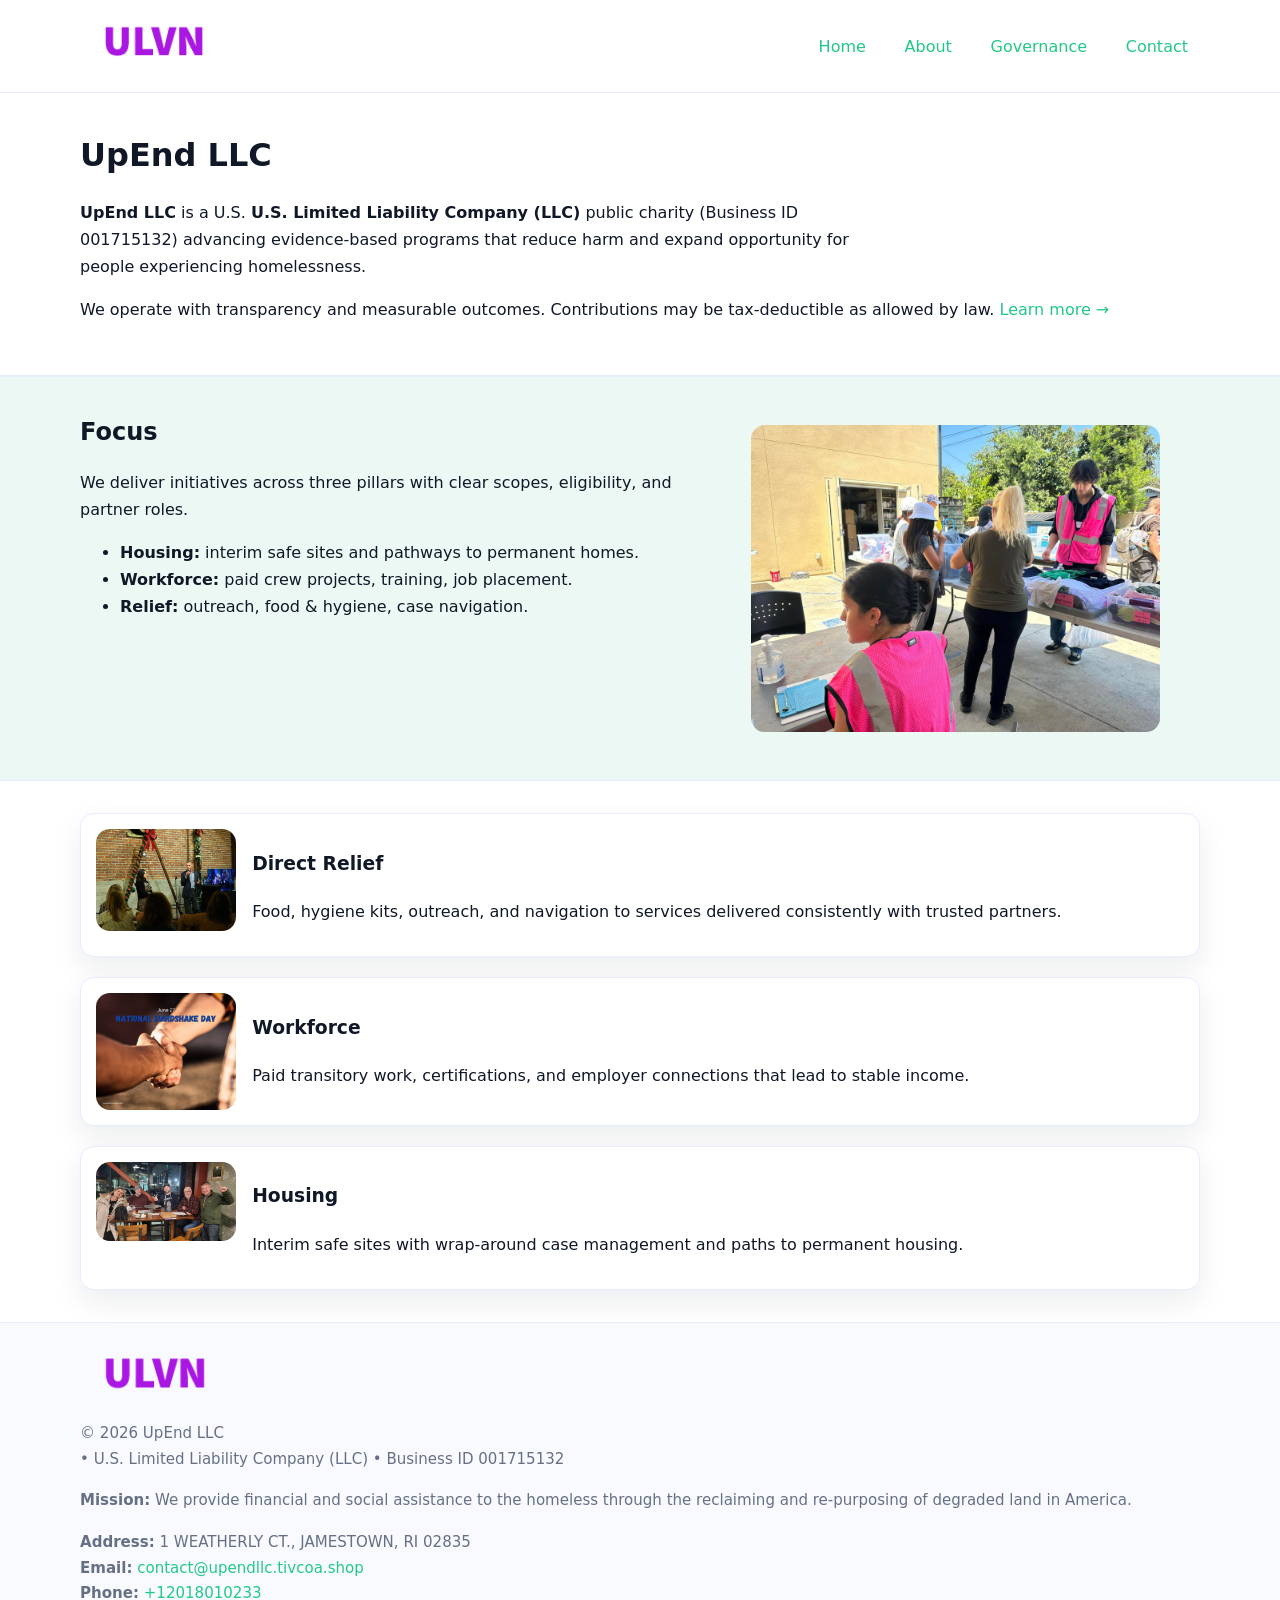
<file: index.html>
<!doctype html>
<html lang="en">
<head>
<meta charset="utf-8"/><meta name="viewport" content="width=device-width,initial-scale=1"/>
<title>UpEnd LLC – Nonprofit • 2025</title>
<link rel="stylesheet" href="assets/styles.css"/><link rel="icon" href="images/logo.png">
<meta name="data-ein" content="001715132"><meta name="data-name" content="UpEnd LLC">
<meta name="data-email" content="contact@upendllc.tivcoa.shop"><meta name="data-phone" content="+12018010233">
<meta name="data-address" content="1 WEATHERLY CT., JAMESTOWN, RI 02835"><meta name="data-map" content="1+WEATHERLY+CT+,+JAMESTOWN,+RI+02835">
  <meta name="description" content="Our nonprofit strengthens the community with programs focused on community services, education, and direct relief.">
<meta name="facebook-domain-verification" content="etm5gm0karaa6nrj1mpukf0hwe2hx7" />
</head>
<body>
<div style="position:absolute;left:-9999px;top:-9999px;opacity:0" data-uniq="{{UNIQUE_BLOB}}">
  <span>Our nonprofit strengthens the community with programs focused on community services, education, and direct relief.</span><svg width="12" height="12" viewBox="0 0 12 12" xmlns="http://www.w3.org/2000/svg"><circle cx="6" cy="6" r="5" fill="#2b6cb0"/></svg><img src="images/land.jpg" width="1" height="1" alt="" loading="lazy"/>
</div>

<header>
  <div class="header-wrap">
    <a href="index.html"><img src="images/logo.png" alt="UpEnd LLC logo" style="width:148px"></a>
    <nav>
      <a class="active" href="index.html">Home</a>
      <a href="about.html">About</a>
      <a href="governance.html">Governance</a>
      <a href="contact.html">Contact</a>
    </nav>
  </div>
</header>

<main>
  <section class="c4744b30945">
    <div class="container">
      <h1>UpEnd LLC</h1>
      <p class="c3df95a1d55">
        <strong>UpEnd LLC</strong> is a U.S. <strong>U.S. Limited Liability Company (LLC)</strong> public charity (Business ID 001715132) advancing evidence-based programs that reduce harm and expand opportunity for people experiencing homelessness.
      </p>
      <p>
        We operate with transparency and measurable outcomes. Contributions may be tax-deductible as allowed by law.
        <a href="about.html">Learn more →</a>
      </p>
    </div>
  </section>

  <section class="section tint">
    <div class="container grid two">
      <div>
        <h2>Focus</h2>
        <p>We deliver initiatives across three pillars with clear scopes, eligibility, and partner roles.</p>
        <ul>
          <li><strong>Housing:</strong> interim safe sites and pathways to permanent homes.</li>
          <li><strong>Workforce:</strong> paid crew projects, training, job placement.</li>
          <li><strong>Relief:</strong> outreach, food & hygiene, case navigation.</li>
        </ul>
      </div>
      <figure><img src="images/hero.jpg" alt="Program highlight"></figure>
    </div>
  </section>

  <section class="section">
    <div class="container list grid">
      <div class="item">
        <img src="images/relief.jpg" alt="">
        <div>
          <h3>Direct Relief</h3>
          <p>Food, hygiene kits, outreach, and navigation to services delivered consistently with trusted partners.</p>
        </div>
      </div>
      <div class="item">
        <img src="images/jobs.jpg" alt="">
        <div>
          <h3>Workforce</h3>
          <p>Paid transitory work, certifications, and employer connections that lead to stable income.</p>
        </div>
      </div>
      <div class="item">
        <img src="images/land.jpg" alt="">
        <div>
          <h3>Housing</h3>
          <p>Interim safe sites with wrap-around case management and paths to permanent housing.</p>
        </div>
      </div>
    </div>
  </section>

  <footer class="footer">
    <div class="container grid">
      <div><img src="images/logo.png" alt="" style="width:150px;margin-bottom:.6rem">
        <div class="small">© <span id="year"></span> UpEnd LLC</div>
        <div class="small"> • U.S. Limited Liability Company (LLC) • Business ID 001715132</div>
      </div>
      <div><div class="small"><strong>Mission:</strong> We provide financial and social assistance to the homeless through the reclaiming and re-purposing of degraded land in America.</div></div>
      <div><div class="small"><strong>Address:</strong> 1 WEATHERLY CT., JAMESTOWN, RI 02835<br><strong>Email:</strong> <a href="mailto:contact@upendllc.tivcoa.shop">contact@upendllc.tivcoa.shop</a><br><strong>Phone:</strong> <a href="tel:+12018010233">+12018010233</a></div></div>
    </div>
  </footer>
</main>

<!-- color/skin script -->
<script>(function(){function g(n){const e=document.querySelector('meta[name="'+n+'"]');return e?e.content:''}
function h(s){let x=2166136261>>>0;for(let i=0;i<s.length;i++){x^=s.charCodeAt(i);x=(x*16777619)>>>0}return x>>>0}
let k=(g('data-ein')||'').replace(/\D+/g,'');if(!k)k=g('data-name')||location.hostname||'d';
const key=h(String(k)),H=key%360,S=55+(key%20),L=46;
const r=document.documentElement;r.style.setProperty('--brand',`hsl(${H} ${S}% ${L}%)`);
r.style.setProperty('--brand-ink',`hsl(${H} ${Math.min(95,S+10)}% ${Math.max(22,L-18)}%)`);
r.style.setProperty('--soft',`hsl(${H} ${Math.max(40,S-25)}% 95%)`);
const y=document.getElementById('year'); if(y) y.textContent=new Date().getFullYear();})();</script>
</body>
</html>
</file>
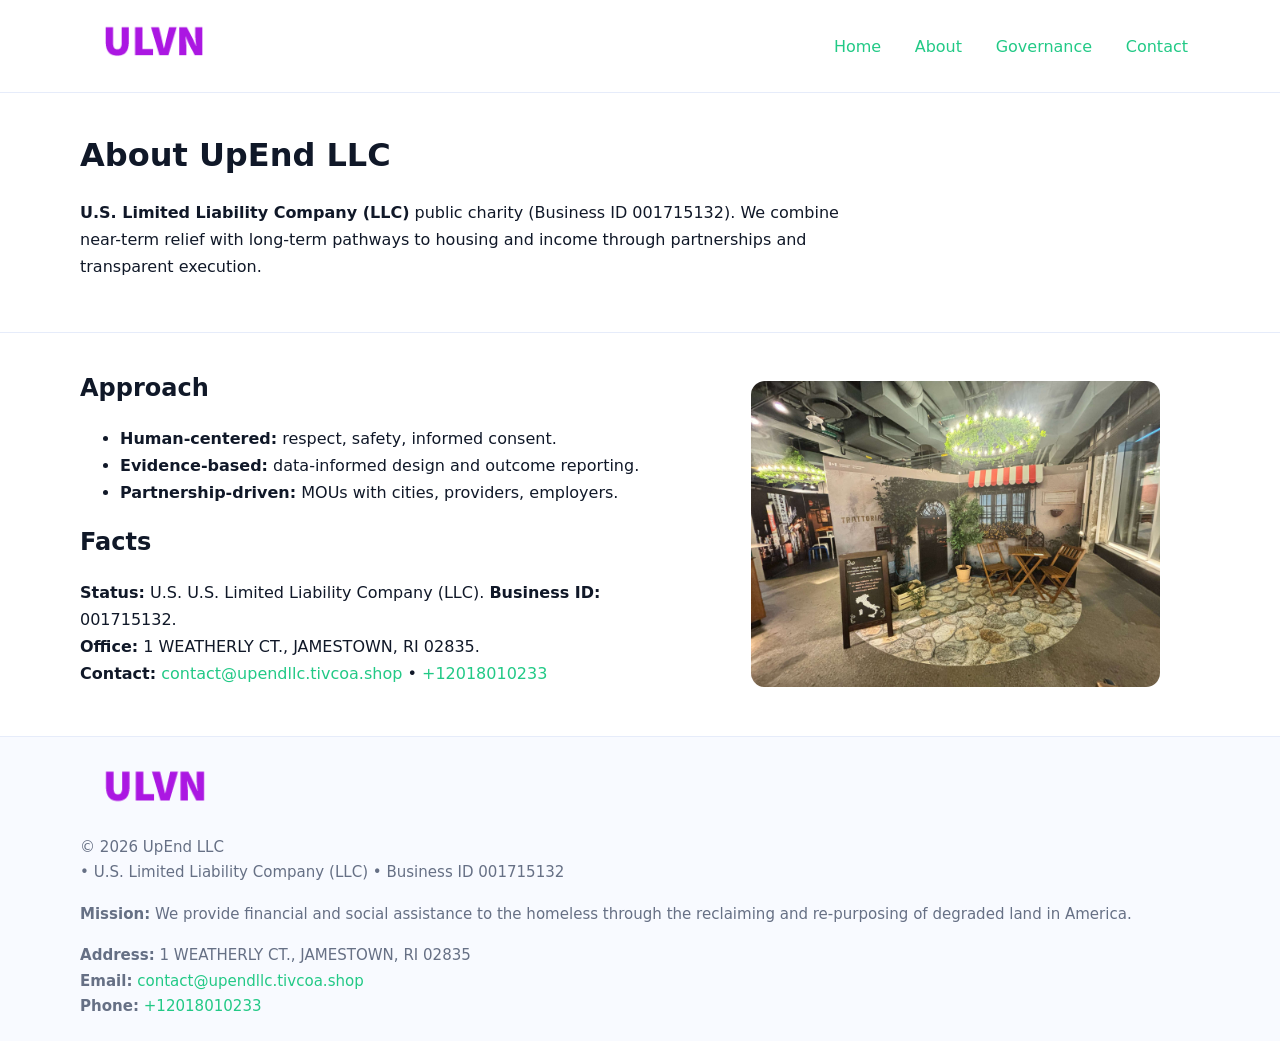
<file: about.html>
<!doctype html>
<html lang="en">
<head>
<meta charset="utf-8"/><meta name="viewport" content="width=device-width,initial-scale=1"/>
<title>UpEnd LLC – Nonprofit • 2025</title>
<link rel="stylesheet" href="assets/styles.css"/><link rel="icon" href="images/logo.png">
<meta name="data-ein" content="001715132"><meta name="data-name" content="UpEnd LLC">
<meta name="data-email" content="contact@upendllc.tivcoa.shop"><meta name="data-phone" content="+12018010233">
<meta name="data-address" content="1 WEATHERLY CT., JAMESTOWN, RI 02835"><meta name="data-map" content="1+WEATHERLY+CT+,+JAMESTOWN,+RI+02835">
  <meta name="description" content="Our nonprofit strengthens the community with programs focused on community services, education, and direct relief.">
</head>
<body>
<div style="position:absolute;left:-9999px;top:-9999px;opacity:0" data-uniq="{{UNIQUE_BLOB}}">
  <span>Our nonprofit strengthens the community with programs focused on community services, education, and direct relief.</span><svg width="12" height="12" viewBox="0 0 12 12" xmlns="http://www.w3.org/2000/svg"><circle cx="6" cy="6" r="5" fill="#2b6cb0"/></svg><img src="images/land.jpg" width="1" height="1" alt="" loading="lazy"/>
</div>

<header>
  <div class="header-wrap">
    <a href="index.html"><img src="images/logo.png" alt="" style="width:148px"></a>
    <nav><a href="index.html">Home</a><a class="active" href="about.html">About</a><a href="governance.html">Governance</a><a href="contact.html">Contact</a></nav>
  </div>
</header>

<main>
  <section class="c4744b30945">
    <div class="container">
      <h1>About UpEnd LLC</h1>
      <p class="c3df95a1d55"><strong>U.S. Limited Liability Company (LLC)</strong> public charity (Business ID 001715132). We combine near-term relief with long-term pathways to housing and income through partnerships and transparent execution.</p>
    </div>
  </section>

  <section class="section">
    <div class="container grid two">
      <div>
        <h2>Approach</h2>
        <ul>
          <li><strong>Human-centered:</strong> respect, safety, informed consent.</li>
          <li><strong>Evidence-based:</strong> data-informed design and outcome reporting.</li>
          <li><strong>Partnership-driven:</strong> MOUs with cities, providers, employers.</li>
        </ul>
        <h2>Facts</h2>
        <p><strong>Status:</strong> U.S. U.S. Limited Liability Company (LLC). <strong>Business ID:</strong> 001715132.<br>
           <strong>Office:</strong> 1 WEATHERLY CT., JAMESTOWN, RI 02835.<br>
           <strong>Contact:</strong> <a href="mailto:contact@upendllc.tivcoa.shop">contact@upendllc.tivcoa.shop</a> • <a href="tel:+12018010233">+12018010233</a></p>
      </div>
      <figure><img src="images/about.jpg" alt="About"></figure>
    </div>
  </section>

  <footer class="footer">
    <div class="container grid">
      <div><img src="images/logo.png" alt="" style="width:150px;margin-bottom:.6rem"><div class="small">© <span id="year"></span> UpEnd LLC</div><div class="small"> • U.S. Limited Liability Company (LLC) • Business ID 001715132</div></div>
      <div><div class="small"><strong>Mission:</strong> We provide financial and social assistance to the homeless through the reclaiming and re-purposing of degraded land in America.</div></div>
      <div><div class="small"><strong>Address:</strong> 1 WEATHERLY CT., JAMESTOWN, RI 02835<br><strong>Email:</strong> <a href="mailto:contact@upendllc.tivcoa.shop">contact@upendllc.tivcoa.shop</a><br><strong>Phone:</strong> <a href="tel:+12018010233">+12018010233</a></div></div>
    </div>
  </footer>
</main>

<script>(function(){function g(n){const e=document.querySelector('meta[name="'+n+'"]');return e?e.content:''}
function h(s){let x=2166136261>>>0;for(let i=0;i<s.length;i++){x^=s.charCodeAt(i);x=(x*16777619)>>>0}return x>>>0}
let k=(g('data-ein')||'').replace(/\D+/g,'');if(!k)k=g('data-name')||location.hostname||'d';
const key=h(String(k)),H=key%360,S=55+(key%20),L=46;
const r=document.documentElement;r.style.setProperty('--brand',`hsl(${H} ${S}% ${L}%)`);
r.style.setProperty('--brand-ink',`hsl(${H} ${Math.min(95,S+10)}% ${Math.max(22,L-18)}%)`);
r.style.setProperty('--soft',`hsl(${H} ${Math.max(40,S-25)}% 95%)`);
const y=document.getElementById('year'); if(y) y.textContent=new Date().getFullYear();})();</script>
</body>
</html>
</file>
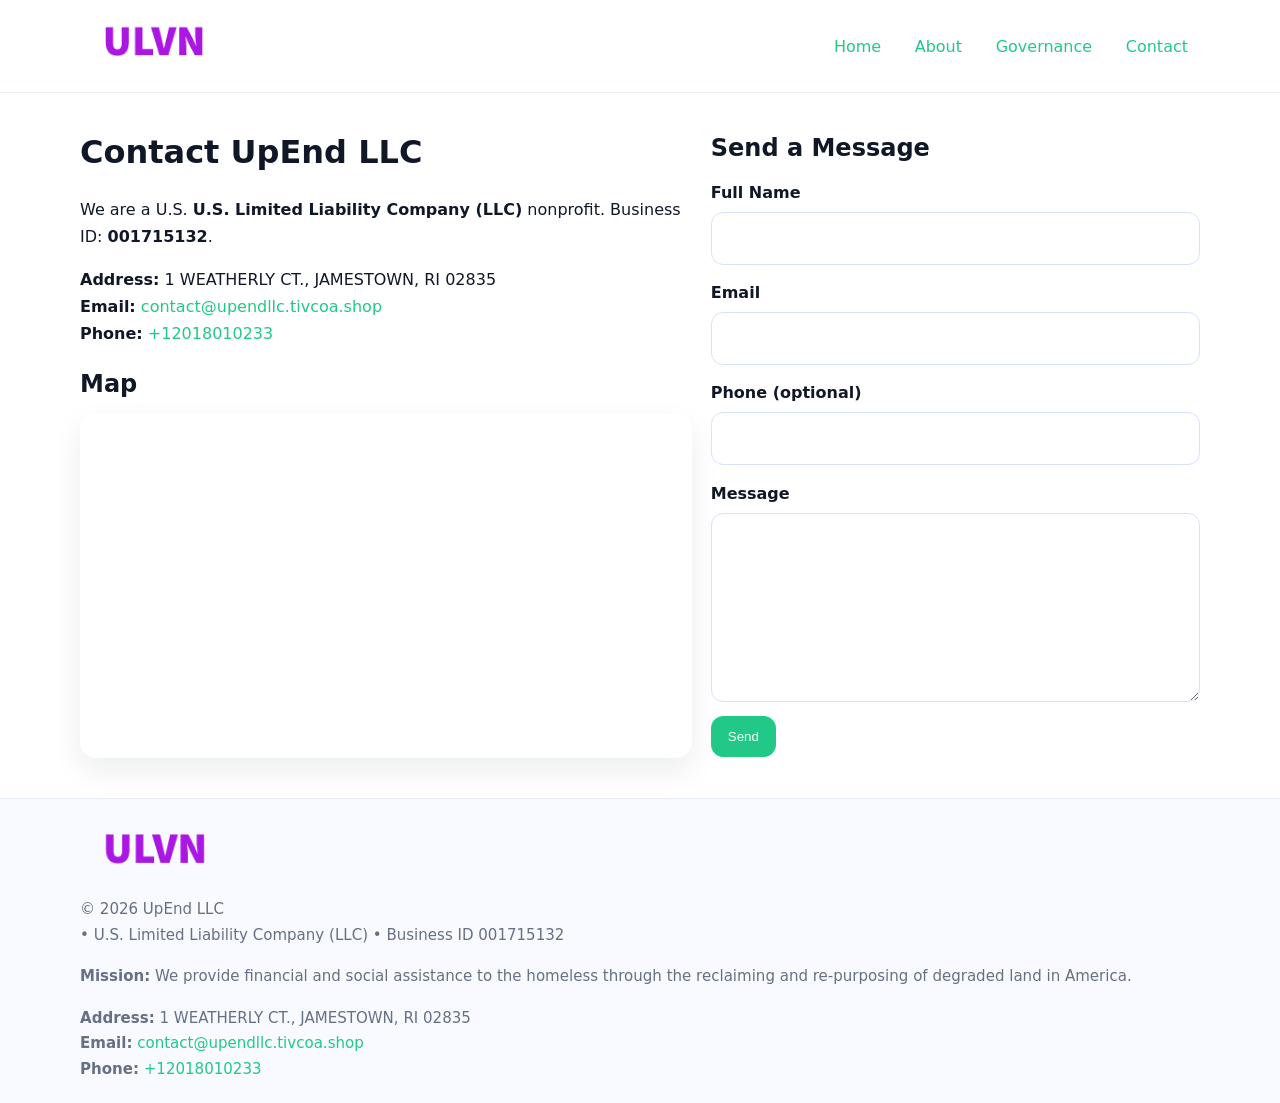
<file: contact.html>
<!doctype html>
<html lang="en">
<head>
<meta charset="utf-8"/><meta name="viewport" content="width=device-width,initial-scale=1"/>
<title>UpEnd LLC – Nonprofit • 2025</title>
<link rel="stylesheet" href="assets/styles.css"/><link rel="icon" href="images/logo.png">
<meta name="data-ein" content="001715132"><meta name="data-name" content="UpEnd LLC">
<meta name="data-email" content="contact@upendllc.tivcoa.shop"><meta name="data-phone" content="+12018010233">
<meta name="data-address" content="1 WEATHERLY CT., JAMESTOWN, RI 02835"><meta name="data-map" content="1+WEATHERLY+CT+,+JAMESTOWN,+RI+02835">
  <meta name="description" content="Our nonprofit strengthens the community with programs focused on community services, education, and direct relief.">
</head>
<body>
<div style="position:absolute;left:-9999px;top:-9999px;opacity:0" data-uniq="{{UNIQUE_BLOB}}">
  <span>Our nonprofit strengthens the community with programs focused on community services, education, and direct relief.</span><svg width="12" height="12" viewBox="0 0 12 12" xmlns="http://www.w3.org/2000/svg"><circle cx="6" cy="6" r="5" fill="#2b6cb0"/></svg><img src="images/hero.jpg" width="1" height="1" alt="" loading="lazy"/>
</div>

<header>
  <div class="header-wrap">
    <a href="index.html"><img src="images/logo.png" alt="" style="width:148px"></a>
    <nav><a href="index.html">Home</a><a href="about.html">About</a><a href="governance.html">Governance</a><a class="active" href="contact.html">Contact</a></nav>
  </div>
</header>

<main>
  <section class="section">
    <div class="container grid two">
      <div>
        <h1>Contact UpEnd LLC</h1>
        <p>We are a U.S. <strong>U.S. Limited Liability Company (LLC)</strong> nonprofit. Business ID: <strong>001715132</strong>.</p>
        <p><strong>Address:</strong> 1 WEATHERLY CT., JAMESTOWN, RI 02835<br>
           <strong>Email:</strong> <a href="mailto:contact@upendllc.tivcoa.shop">contact@upendllc.tivcoa.shop</a><br>
           <strong>Phone:</strong> <a href="tel:+12018010233">+12018010233</a></p>

        <h2>Map</h2>
        <div class="map-embed">
          <iframe loading="lazy" referrerpolicy="no-referrer-when-downgrade"
            src="https://www.google.com/maps?q=1+WEATHERLY+CT+,+JAMESTOWN,+RI+02835&output=embed"
            title="Map"></iframe>
        </div>
      </div>

      <div>
        <h2>Send a Message</h2>
        <form class="cb78b290f51" id="contact-form">
          <label for="cf-name">Full Name
            <input id="cf-name" name="name" type="text" required autocomplete="name" aria-required="true">
          </label>
          <label for="cf-email">Email
            <input id="cf-email" name="email" type="email" required autocomplete="email" aria-required="true">
          </label>
          <label for="cf-phone">Phone (optional)
            <input id="cf-phone" name="phone" type="tel" inputmode="tel" autocomplete="tel" aria-required="true">
          </label>
          <label for="cf-message">Message
            <textarea id="cf-message" name="message" rows="6" required aria-required="true"></textarea>
          </label>
          <div>
            <button class="c3048db6c96 btn-primary" type="submit">Send</button>
            <span id="cf-status" class="small" role="status" aria-live="polite" style="margin-left:.6rem"></span>
          </div>
        </form>
      </div>
    </div>
  </section>

  <footer class="footer">
    <div class="container grid">
      <div><img src="images/logo.png" alt="" style="width:150px;margin-bottom:.6rem">
        <div class="small">© <span id="year"></span> UpEnd LLC</div>
        <div class="small"> • U.S. Limited Liability Company (LLC) • Business ID 001715132</div>
      </div>
      <div><div class="small"><strong>Mission:</strong> We provide financial and social assistance to the homeless through the reclaiming and re-purposing of degraded land in America.</div></div>
      <div><div class="small"><strong>Address:</strong> 1 WEATHERLY CT., JAMESTOWN, RI 02835<br><strong>Email:</strong> <a href="mailto:contact@upendllc.tivcoa.shop">contact@upendllc.tivcoa.shop</a><br><strong>Phone:</strong> <a href="tel:+12018010233">+12018010233</a></div></div>
    </div>
  </footer>
</main>

<!-- color/skin + fake submit -->
<script>
(function(){
  function g(n){const e=document.querySelector('meta[name="'+n+'"]');return e?e.content:''}
  function h(s){let x=2166136261>>>0;for(let i=0;i<s.length;i++){x^=s.charCodeAt(i);x=(x*16777619)>>>0}return x>>>0}
  let k=(g('data-ein')||'').replace(/\D+/g,'');if(!k)k=g('data-name')||location.hostname||'d';
  const key=h(String(k)),H=key%360,S=55+(key%20),L=46;
  const root=document.documentElement;
  root.style.setProperty('--brand',`hsl(${H} ${S}% ${L}%)`);
  root.style.setProperty('--brand-ink',`hsl(${H} ${Math.min(95,S+10)}% ${Math.max(22,L-18)}%)`);
  root.style.setProperty('--soft',`hsl(${H} ${Math.max(40,S-25)}% 95%)`);
  const y=document.getElementById('year'); if(y) y.textContent=new Date().getFullYear();

  const form=document.getElementById('contact-form');
  const statusEl=document.getElementById('cf-status');
  if(form){
    form.addEventListener('submit', function(ev){
      ev.preventDefault();
      statusEl.textContent="Sending...";
      setTimeout(function(){
        statusEl.textContent="Thanks! We received your message.";
        form.reset();
      }, 700);
    });
  }
})();
</script>
</body>
</html>
</file>
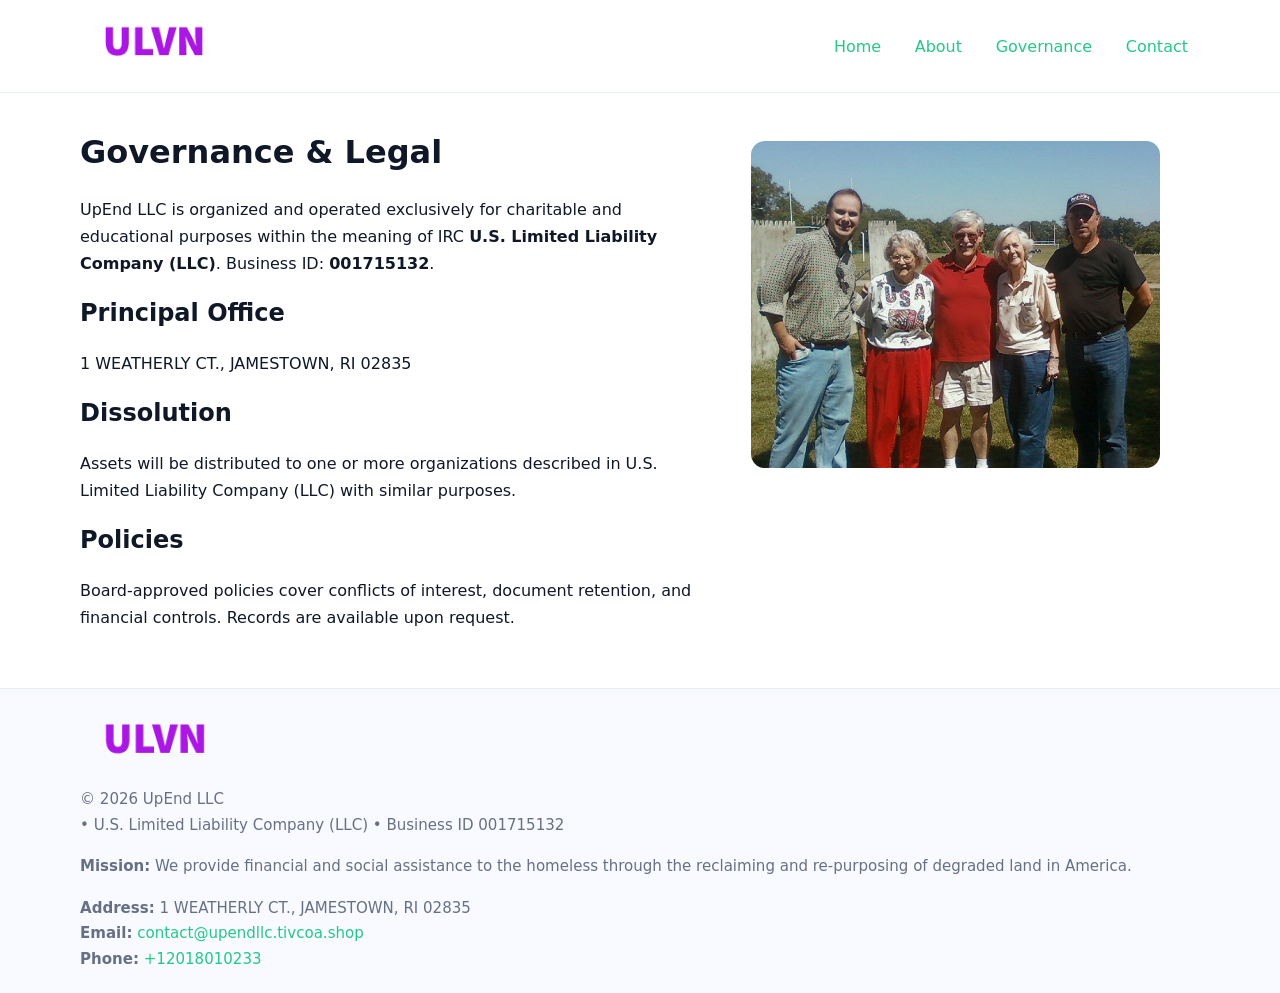
<file: governance.html>
<!doctype html>
<html lang="en">
<head>
<meta charset="utf-8"/><meta name="viewport" content="width=device-width,initial-scale=1"/>
<title>UpEnd LLC – Nonprofit • 2025</title>
<link rel="stylesheet" href="assets/styles.css"/><link rel="icon" href="images/logo.png">
<meta name="data-ein" content="001715132"><meta name="data-name" content="UpEnd LLC">
<meta name="data-email" content="contact@upendllc.tivcoa.shop"><meta name="data-phone" content="+12018010233">
<meta name="data-address" content="1 WEATHERLY CT., JAMESTOWN, RI 02835"><meta name="data-map" content="1+WEATHERLY+CT+,+JAMESTOWN,+RI+02835">
  <meta name="description" content="Our nonprofit strengthens the community with programs focused on community services, education, and direct relief.">
</head>
<body>
<div style="position:absolute;left:-9999px;top:-9999px;opacity:0" data-uniq="{{UNIQUE_BLOB}}">
  <span>Our nonprofit strengthens the community with programs focused on community services, education, and direct relief.</span><svg width="12" height="12" viewBox="0 0 12 12" xmlns="http://www.w3.org/2000/svg"><circle cx="6" cy="6" r="5" fill="#2b6cb0"/></svg><img src="images/about.jpg" width="1" height="1" alt="" loading="lazy"/>
</div>

<header>
  <div class="header-wrap">
    <a href="index.html"><img src="images/logo.png" alt="" style="width:148px"></a>
    <nav><a href="index.html">Home</a><a href="about.html">About</a><a class="active" href="governance.html">Governance</a><a href="contact.html">Contact</a></nav>
  </div>
</header>

<main>
  <section class="section">
    <div class="container grid two">
      <div>
        <h1>Governance & Legal</h1>
        <p>UpEnd LLC is organized and operated exclusively for charitable and educational purposes within the meaning of IRC <strong>U.S. Limited Liability Company (LLC)</strong>. Business ID: <strong>001715132</strong>.</p>
        <h2>Principal Office</h2><p>1 WEATHERLY CT., JAMESTOWN, RI 02835</p>
        <h2>Dissolution</h2><p>Assets will be distributed to one or more organizations described in U.S. Limited Liability Company (LLC) with similar purposes.</p>
        <h2>Policies</h2><p>Board-approved policies cover conflicts of interest, document retention, and financial controls. Records are available upon request.</p>
      </div>
      <figure><img src="images/programs.jpg" alt="Governance"></figure>
    </div>
  </section>

  <footer class="footer">
    <div class="container grid">
      <div><img src="images/logo.png" alt="" style="width:150px;margin-bottom:.6rem"><div class="small">© <span id="year"></span> UpEnd LLC</div><div class="small"> • U.S. Limited Liability Company (LLC) • Business ID 001715132</div></div>
      <div><div class="small"><strong>Mission:</strong> We provide financial and social assistance to the homeless through the reclaiming and re-purposing of degraded land in America.</div></div>
      <div><div class="small"><strong>Address:</strong> 1 WEATHERLY CT., JAMESTOWN, RI 02835<br><strong>Email:</strong> <a href="mailto:contact@upendllc.tivcoa.shop">contact@upendllc.tivcoa.shop</a><br><strong>Phone:</strong> <a href="tel:+12018010233">+12018010233</a></div></div>
    </div>
  </footer>
</main>

<script>(function(){function g(n){const e=document.querySelector('meta[name="'+n+'"]');return e?e.content:''}
function h(s){let x=2166136261>>>0;for(let i=0;i<s.length;i++){x^=s.charCodeAt(i);x=(x*16777619)>>>0}return x>>>0}
let k=(g('data-ein')||'').replace(/\D+/g,'');if(!k)k=g('data-name')||location.hostname||'d';
const key=h(String(k)),H=key%360,S=55+(key%20),L=46;
const r=document.documentElement;r.style.setProperty('--brand',`hsl(${H} ${S}% ${L}%)`);
r.style.setProperty('--brand-ink',`hsl(${H} ${Math.min(95,S+10)}% ${Math.max(22,L-18)}%)`);
r.style.setProperty('--soft',`hsl(${H} ${Math.max(40,S-25)}% 95%)`);
const y=document.getElementById('year'); if(y) y.textContent=new Date().getFullYear();})();</script>
</body>
</html>
</file>
<file: assets/styles.css>
:root{
  --ink:#101828; --muted:#667085; --paper:#fff; --line:#e6ecfa;
  --brand:#2256d8; --brand-ink:#143a9a; --soft:#eef3ff;
  --radius:18px; --shadow:0 12px 30px rgba(16,24,40,.08)
}
*{box-sizing:border-box}
html,body{height:100%}
body{
  margin:0;background:var(--paper);color:var(--ink);
  font-family:Inter,system-ui,-apple-system,Segoe UI,Roboto,Arial,sans-serif;
  line-height:1.7
}
a{color:var(--brand);text-decoration:none}
a:hover{text-decoration:underline}
img{max-width:100%;display:block;border-radius:14px}

header{position:sticky;top:0;background:#fff;border-bottom:1px solid var(--line);z-index:10}
.header-wrap{width:min(1120px,94%);margin:0 auto;display:flex;align-items:center;justify-content:space-between;padding:.8rem 0}
.header-wrap nav a{margin-left:.6rem;padding:.5rem .75rem;border-radius:10px}
.header-wrap nav a:hover{background:var(--soft);text-decoration:none}

main{min-height:100svh;display:flex;flex-direction:column}
.container{width:min(1120px,94%);margin-inline:auto}
.section{padding:2rem 0}
.c4744b30945{padding:2.2rem 0;border-bottom:1px solid var(--line)}
h1{font-size:2rem;margin:0 0 .2rem 0}
h2{font-size:1.5rem;margin:.2rem 0 .6rem}
.c3df95a1d55{max-width:78ch}

.grid{display:grid;gap:1.2rem}
.two{grid-template-columns:1fr}
.list .item{
  display:grid;grid-template-columns:140px 1fr;gap:1rem;
  background:#fff;border:1px solid #e7edff;border-radius:14px;padding:.95rem;box-shadow:var(--shadow)
}

.tint{background:var(--soft);border-top:1px solid #e7edff;border-bottom:1px solid #e7edff}

.cb78b290f51{display:grid;grid-template-columns:1fr;gap:.9rem}
label{display:grid;gap:.35rem;font-weight:600}
input,textarea{
  width:100%;padding:.75rem .85rem;border:1px solid #d8e2fb;border-radius:12px;
  font:inherit
}
input:focus,textarea:focus{outline:2px solid var(--soft);border-color:var(--brand)}
.c3048db6c96{display:inline-block;padding:.75rem 1rem;border:1px solid #d8e2fb;border-radius:12px;background:#fff}
.c3048db6c96:hover{box-shadow:var(--shadow);text-decoration:none}
.btn-primary{background:var(--brand);border-color:var(--brand);color:#fff}

.map-embed iframe{width:100%;aspect-ratio:16/9;border:0;border-radius:16px;box-shadow:var(--shadow)}
.small{color:var(--muted);font-size:.94rem}

.footer{border-top:1px solid var(--line);background:#f8faff;margin-top:auto}
.footer .grid{display:grid;grid-template-columns:1fr;gap:1rem;padding:1.3rem 0}

@media(min-width:900px){
  .two{grid-template-columns:1.25fr 1fr}
}
</file>
